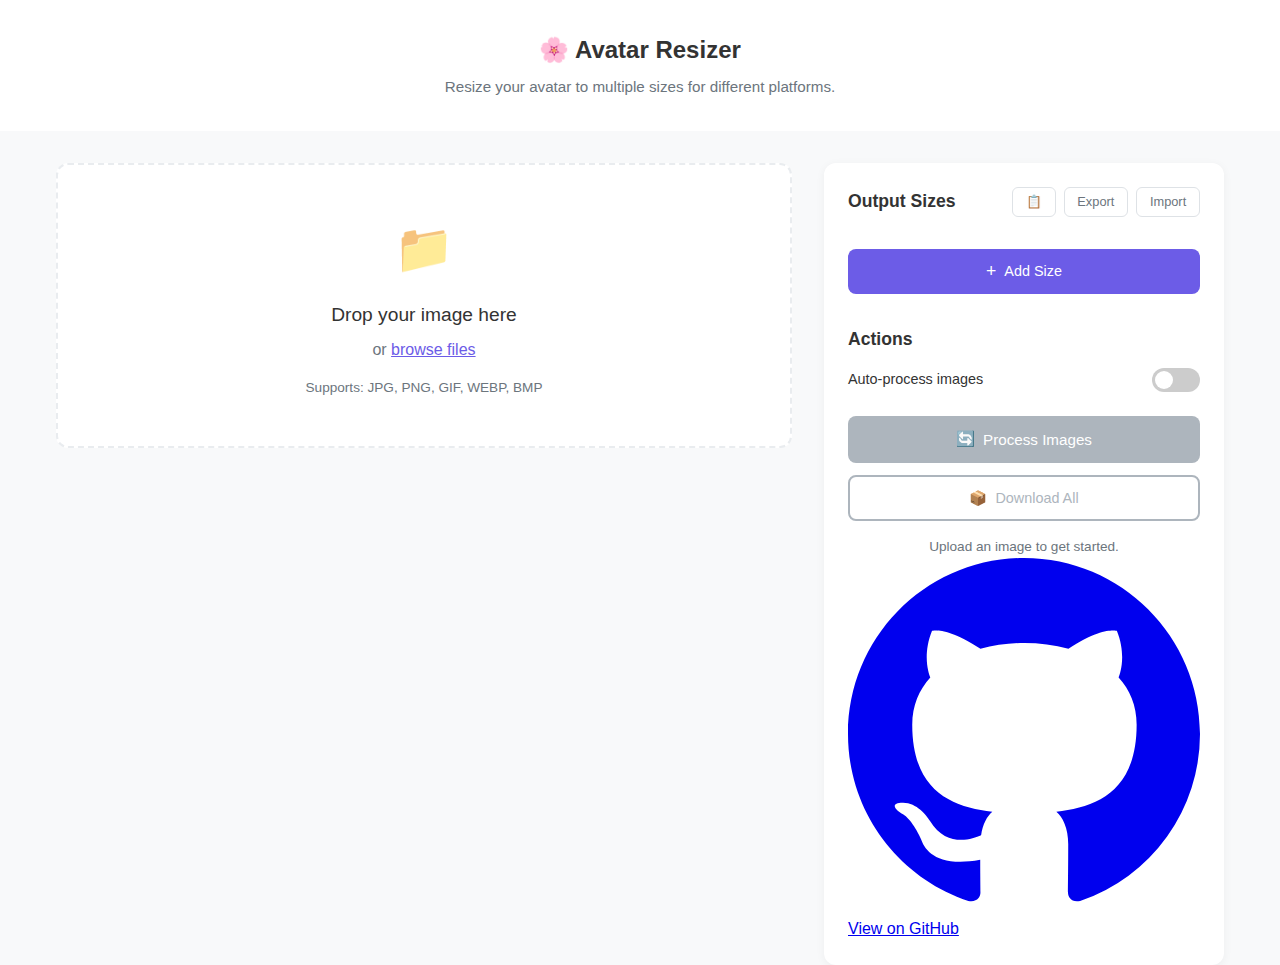
<file: index.html>
<!DOCTYPE html>
<html lang="en">
  <head>
    <meta charset="UTF-8" />
    <meta name="viewport" content="width=device-width, initial-scale=1.0" />
    <title>Avatar Resizer - Bulk Image Resizing</title>

    <link rel="stylesheet" href="js/lib/photoswipe/photoswipe.css" />
    <link rel="stylesheet" href="css/styles.css" />
  </head>
  <body>
    <div class="app-container">
      <!-- Header -->
      <header class="header">
        <div class="logo">🌸 Avatar Resizer</div>
        <p class="subtitle">
          Resize your avatar to multiple sizes for different platforms.
        </p>
      </header>

      <!-- Main Content -->
      <div class="main-content">
        <!-- Left Column - Upload Area and Original Image -->
        <div class="left-column">
          <!-- Upload Area -->
          <div class="upload-area" id="uploadArea">
            <div class="upload-content">
              <div class="upload-icon">📁</div>
              <div class="upload-text">Drop your image here</div>
              <div class="upload-subtext">
                or
                <button type="button" class="browse-btn" id="browseBtn">
                  browse files
                </button>
              </div>
              <div class="supported-formats">
                Supports: JPG, PNG, GIF, WEBP, BMP
              </div>
            </div>
            <input
              type="file"
              id="fileInput"
              accept="image/*"
              style="display: none"
            />
          </div>

          <!-- Original Image Preview -->
          <div
            class="original-image-section"
            id="originalImageSection"
            style="display: none"
          >
            <div class="section-header">
              <h3>Original Image</h3>
              <button
                type="button"
                class="change-image-btn"
                id="changeImageBtn"
              >
                Change Image
              </button>
            </div>
            <div class="image-preview-container">
              <img
                id="originalImage"
                class="original-image"
                alt="Original image"
              />
              <div class="image-info" id="originalImageInfo"></div>
            </div>
          </div>

          <!-- Success Message -->
          <div
            class="success-message"
            id="successMessage"
            style="display: none"
          >
            <span class="success-icon">✅</span>
            Successfully processed
            <span id="processedCount">0</span> images
          </div>
        </div>

        <!-- Right Column - Output Sizes and Actions -->
        <div class="right-column">
          <!-- Output Sizes Section -->
          <div class="output-sizes-section">
            <div class="section-header">
              <h3>Output Sizes</h3>
              <div class="config-buttons">
                <button
                  type="button"
                  class="config-btn"
                  id="compactViewToggle"
                  title="Toggle compact view"
                >
                  📋
                </button>
                <button type="button" class="config-btn" id="exportConfigBtn">
                  Export
                </button>
                <button type="button" class="config-btn" id="importConfigBtn">
                  Import
                </button>
                <input
                  type="file"
                  id="configFileInput"
                  accept=".json"
                  style="display: none"
                />
              </div>
            </div>

            <!-- Size List -->
            <div class="sizes-list" id="sizesList">
              <!-- Size items will be dynamically added here -->
            </div>

            <!-- Add Size Button -->
            <button type="button" class="add-size-btn" id="addSizeBtn">
              <span class="add-icon">+</span> Add Size
            </button>
          </div>

          <!-- Actions Section -->
          <div class="actions-section">
            <h3>Actions</h3>
            <div class="auto-process-toggle">
              <label class="toggle-label" for="autoProcessToggle">
                <span class="toggle-text">Auto-process images</span>
                <div class="toggle-switch">
                  <input
                    type="checkbox"
                    id="autoProcessToggle"
                    class="toggle-input"
                  />
                  <span class="toggle-slider"></span>
                </div>
              </label>
            </div>
            <button type="button" class="process-btn" id="processBtn" disabled>
              <span class="process-icon">🔄</span> Process Images
            </button>
            <button
              type="button"
              class="download-btn"
              id="downloadBtn"
              disabled
            >
              <span class="download-icon">📦</span> Download All
            </button>
            <div class="action-info" id="actionInfo">
              Upload an image to get started.
            </div>
            <div class="repo-link">
              <a
                href="https://github.com/YellowClone/avatar-resizer"
                target="_blank"
                rel="noopener noreferrer"
                aria-label="View Avatar Resizer on GitHub"
              >
                <svg class="repo-link-icon" viewBox="0 0 16 16" aria-hidden="true" focusable="false">
                  <path fill="currentColor" d="M8 0C3.58 0 0 3.58 0 8c0 3.54 2.29 6.53 5.47 7.59.4.07.55-.17.55-.38 0-.19-.01-.82-.01-1.49-2.01.37-2.53-.49-2.69-.94-.09-.23-.48-.94-.82-1.13-.28-.15-.68-.52-.01-.53.63-.01 1.08.58 1.23.82.72 1.21 1.87.87 2.33.66.07-.52.28-.87.51-1.07-1.78-.2-3.64-.89-3.64-3.95 0-.87.31-1.59.82-2.15-.08-.2-.36-1.02.08-2.12 0 0 .67-.21 2.2.82.64-.18 1.32-.27 2-.27.68 0 1.36.09 2 .27 1.53-1.04 2.2-.82 2.2-.82.44 1.1.16 1.92.08 2.12.51.56.82 1.27.82 2.15 0 3.07-1.87 3.75-3.65 3.95.29.25.54.73.54 1.48 0 1.07-.01 1.93-.01 2.2 0 .21.15.46.55.38A8.013 8.013 0 0 0 16 8c0-4.42-3.58-8-8-8Z"/>
                </svg>
                <span>View on GitHub</span>
              </a>
            </div>
          </div>
        </div>
      </div>

      <!-- Processed Images Section -->
      <div
        class="processed-images-section"
        id="processedImagesSection"
        style="display: none"
      >
        <div class="section-header">
          <h3>Processed Images</h3>
          <div class="processed-info" id="processedInfo"></div>
        </div>
        <div class="processed-images-grid" id="processedImagesGrid">
          <!-- Processed images will be dynamically added here -->
        </div>
      </div>

      <!-- Edit Size Modal -->
      <div class="modal-overlay" id="editSizeModal" style="display: none">
        <div class="modal">
          <div class="modal-header">
            <h3 id="modalTitle">Edit Size</h3>
            <button type="button" class="modal-close" id="modalCloseBtn">
              ×
            </button>
          </div>
          <div class="modal-body">
            <div class="form-section">
              <h4>Basic Settings</h4>

              <div class="form-group">
                <label for="sizeNameInput">Name</label>
                <input
                  type="text"
                  id="sizeNameInput"
                  class="form-input"
                  placeholder="Size name"
                />
              </div>

              <div class="form-row">
                <div class="form-group">
                  <label for="widthInput">Width (px)</label>
                  <input
                    type="number"
                    id="widthInput"
                    class="form-input"
                    min="1"
                    placeholder="600"
                  />
                </div>
                <div class="form-group">
                  <label for="heightInput">Height (px)</label>
                  <input
                    type="number"
                    id="heightInput"
                    class="form-input"
                    min="1"
                    placeholder="600"
                  />
                </div>
              </div>
            </div>

            <div class="form-section">
              <h4>Advanced Options</h4>

              <div class="form-group">
                <label for="cropModeSelect">Crop Mode</label>
                <select id="cropModeSelect" class="form-select">
                  <option value="fit">Fit (maintain aspect ratio)</option>
                  <option value="fill">Fill (crop to exact size)</option>
                  <option value="stretch">Stretch (ignore aspect ratio)</option>
                </select>
              </div>

              <div class="form-group">
                <label for="qualitySelect">Resize Algorithm</label>
                <select id="qualitySelect" class="form-select">
                  <option value="3">High Quality (Bicubic - default)</option>
                  <option value="2">Medium Quality (Bilinear)</option>
                  <option value="1">Low Quality (Box)</option>
                  <option value="0">Fastest (Nearest)</option>
                </select>
                <div class="form-help">
                  Controls how the image is scaled. High quality produces
                  smoother results but is slower.
                </div>
              </div>

              <div class="form-group">
                <label for="formatSelect">Output Format</label>
                <select id="formatSelect" class="form-select">
                  <option value="png">PNG (best quality)</option>
                  <option value="jpeg">JPEG (smaller size)</option>
                  <option value="webp">WebP (modern format)</option>
                  <option value="gif">GIF (animated/legacy)</option>
                  <option value="ico">ICO (icon format)</option>
                </select>
              </div>

              <!-- Format-specific settings -->
              <div class="format-specific-settings">
                <!-- JPEG Quality -->
                <div
                  class="form-group format-setting jpeg-setting"
                  style="display: none"
                >
                  <label for="jpegQualityInput">JPEG Quality</label>
                  <div class="quality-slider-container">
                    <input
                      type="range"
                      id="jpegQualityInput"
                      class="quality-slider"
                      min="10"
                      max="100"
                      value="85"
                      step="5"
                    />
                    <span class="quality-value" id="jpegQualityValue">85%</span>
                  </div>
                  <div class="form-help">
                    Higher values produce better quality but larger file sizes
                  </div>
                </div>

                <!-- WebP Quality -->
                <div
                  class="form-group format-setting webp-setting"
                  style="display: none"
                >
                  <label for="webpQualityInput">WebP Quality</label>
                  <div class="quality-slider-container">
                    <input
                      type="range"
                      id="webpQualityInput"
                      class="quality-slider"
                      min="10"
                      max="100"
                      value="80"
                      step="5"
                    />
                    <span class="quality-value" id="webpQualityValue">80%</span>
                  </div>
                  <div class="form-help">
                    WebP typically produces smaller files than JPEG at similar
                    quality
                  </div>
                </div>

                <!-- PNG Compression -->
                <div
                  class="form-group format-setting png-setting"
                  style="display: none"
                >
                  <label for="pngCompressionInput">PNG Compression Level</label>
                  <div class="quality-slider-container">
                    <input
                      type="range"
                      id="pngCompressionInput"
                      class="quality-slider"
                      min="0"
                      max="9"
                      value="6"
                      step="1"
                    />
                    <span class="quality-value" id="pngCompressionValue"
                      >6</span
                    >
                  </div>
                  <div class="form-help">
                    Higher values produce smaller files but take longer to
                    process (0=fastest, 9=smallest)
                  </div>
                </div>

                <!-- GIF Color Reduction -->
                <div
                  class="form-group format-setting gif-setting"
                  style="display: none"
                >
                  <label for="gifColorsInput">Color Palette Size</label>
                  <div class="quality-slider-container">
                    <input
                      type="range"
                      id="gifColorsInput"
                      class="quality-slider"
                      min="2"
                      max="256"
                      value="256"
                      step="1"
                    />
                    <span class="quality-value" id="gifColorsValue">256</span>
                  </div>
                  <div class="form-help">
                    Number of colors in the GIF palette (2-256). Lower values
                    reduce file size but may affect quality
                  </div>
                </div>

                <!-- ICO Note -->
                <div
                  class="form-group format-setting ico-setting"
                  style="display: none"
                >
                  <div class="form-help">
                    ICO format is optimized for small icon sizes. Best results
                    with sizes 16x16, 32x32, 48x48, or 64x64 pixels.
                  </div>
                </div>
              </div>

              <div class="form-group">
                <label for="shapeSelect">Shape</label>
                <select id="shapeSelect" class="form-select">
                  <option value="rectangle">Rectangle</option>
                  <option value="circle">Circle</option>
                  <option value="rounded">Rounded Rectangle</option>
                </select>
              </div>

              <div class="form-group">
                <label for="backgroundColorInput">Background Color</label>
                <input
                  type="color"
                  id="backgroundColorInput"
                  class="form-color"
                  value="#ffffff"
                />
                <div class="form-help">
                  Used as background color when transparency is disabled
                </div>
              </div>

              <div
                class="form-group shape-transparency-setting"
                style="display: none"
              >
                <label class="transparency-toggle-label">
                  <span class="transparency-text">Transparent Background</span>
                  <div class="toggle-switch">
                    <input
                      type="checkbox"
                      id="transparentBackgroundToggle"
                      class="toggle-input"
                    />
                    <span class="toggle-slider"></span>
                  </div>
                </label>
                <div class="form-help">
                  Makes the background transparent instead of using the
                  background color
                </div>
              </div>

              <div class="form-group">
                <label for="filenamePatternInput">Filename Pattern</label>
                <input
                  type="text"
                  id="filenamePatternInput"
                  class="form-input"
                  placeholder="{original_name}_{width}x{height}.{format_ext}"
                />
                <div class="form-help">
                  Available variables: {original_name}, {original_ext},
                  {original_width}, {original_height}, {name}, {width},
                  {height}, {format_ext}, {crop_mode}, {shape}, {quality_text},
                  {date}, {time}, {timestamp}
                </div>
              </div>
            </div>
          </div>
          <div class="modal-footer">
            <button type="button" class="btn-secondary" id="modalCancelBtn">
              Cancel
            </button>
            <button type="button" class="btn-primary" id="modalSaveBtn">
              Save Size
            </button>
          </div>
        </div>
      </div>
    </div>

    <!-- Scripts -->
    <script src="js/lib/pica/pica.min.js"></script>
    <script src="js/lib/jszip/jszip.min.js"></script>
    <script src="js/lib/photoswipe/photoswipe.umd.min.js"></script>
    <script src="js/lib/photoswipe/photoswipe-lightbox.umd.min.js"></script>
    <script src="js/app.js"></script>
  </body>
</html>
</file>
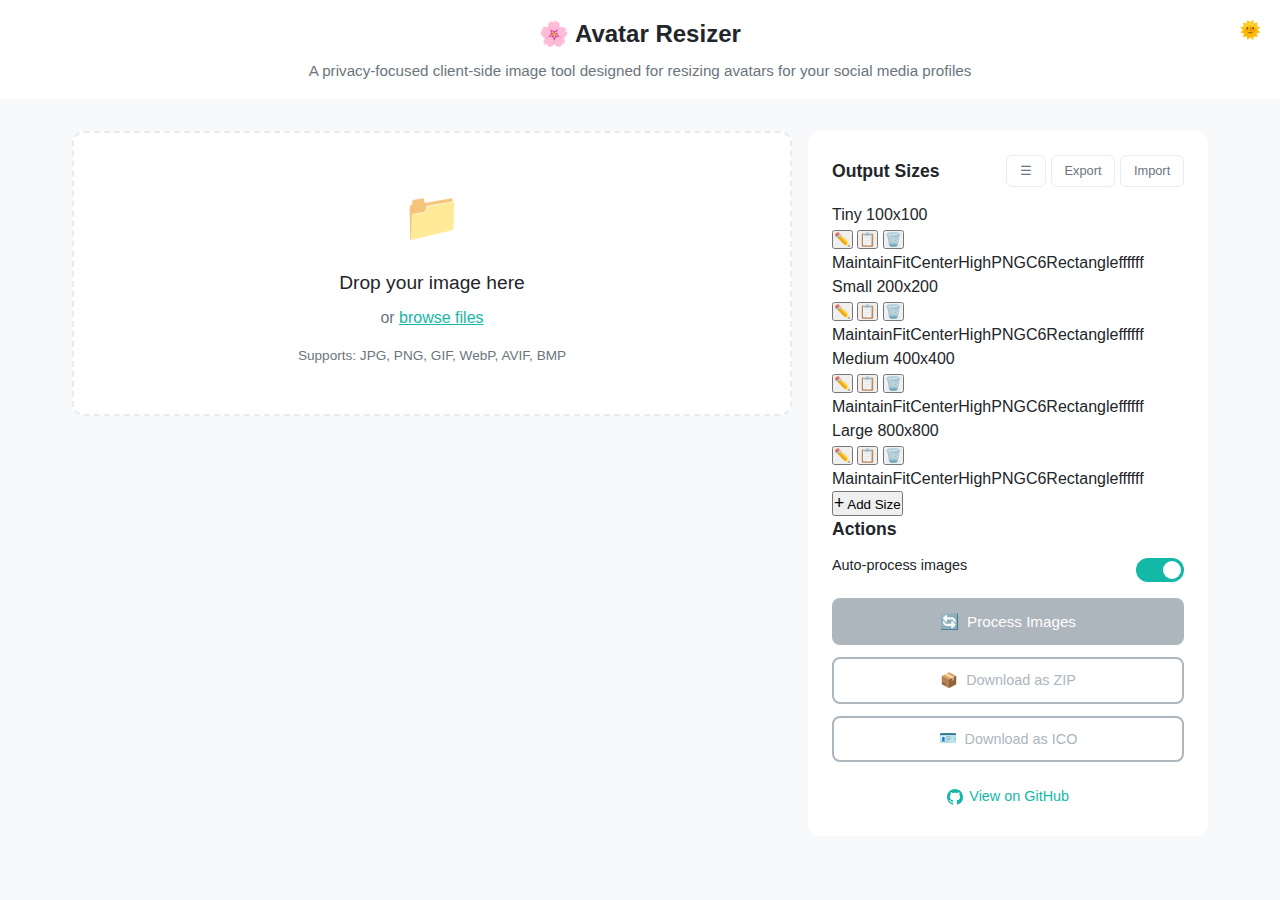
<file: src/index.html>
<!DOCTYPE html>
<html lang="en">
  <head>
    <meta charset="UTF-8" />
    <meta name="viewport" content="width=device-width, initial-scale=1.0" />
    <title>Avatar Resizer - Bulk Image Resizing</title>

    <!-- SEO Meta Tags -->
    <meta
      name="description"
      content="Resize your avatar to multiple sizes for social media profiles. Privacy-focused client-side image resizing with PNG, JPEG, WebP support. Works offline, no uploads required."
    />
    <meta
      name="keywords"
      content="avatar resizer, image resize, bulk resize, PNG, JPEG, WebP, image processing, profile picture, avatar, social media"
    />
    <meta name="author" content="YellowClone" />
    <meta name="robots" content="index, follow" />
    <link rel="canonical" href="https://yellowclone.github.io/avatar-resizer/" />

    <!-- Open Graph Tags -->
    <meta property="og:type" content="website" />
    <meta property="og:url" content="https://yellowclone.github.io/avatar-resizer/" />
    <meta property="og:title" content="Avatar Resizer - Bulk Image Resizing" />
    <meta property="og:site_name" content="Avatar Resizer" />
    <meta
      property="og:description"
      content="Resize your avatar to multiple sizes for social media profiles. Privacy-focused client-side image resizing with PNG, JPEG, WebP support. Works offline, no uploads required."
    />
    <meta property="og:image" content="https://yellowclone.github.io/avatar-resizer/assets/cover-image.jpg" />

    <!-- Twitter Card Tags -->
    <meta property="twitter:card" content="summary_large_image" />
    <meta property="twitter:url" content="https://yellowclone.github.io/avatar-resizer/" />
    <meta property="twitter:title" content="Avatar Resizer - Bulk Image Resizing" />
    <meta
      property="twitter:description"
      content="Resize your avatar to multiple sizes for social media profiles. Privacy-focused client-side image resizing with PNG, JPEG, WebP support. Works offline, no uploads required."
    />
    <meta property="twitter:image" content="https://yellowclone.github.io/avatar-resizer/assets/cover-image.jpg" />

    <link rel="stylesheet" href="js/lib/photoswipe/photoswipe.css" />
    <link rel="stylesheet" href="css/styles.css" />
  </head>
  <body>
    <div class="app-container">
      <header class="header">
        <div class="logo">🌸 Avatar Resizer</div>
        <p class="subtitle">
          A privacy-focused client-side image tool designed for resizing avatars for your social media profiles
        </p>
      </header>

      <button class="theme-toggle" id="theme-toggle">
        <span class="theme-toggle-icon" id="theme-toggle-icon">🌞</span>
      </button>

      <div class="main-content">
        <div class="left-column">
          <div class="upload-area-section" id="upload-area-section">
            <div class="upload-area-content">
              <div class="upload-icon">📁</div>
              <div class="upload-text">Drop your image here</div>
              <div class="upload-subtext">
                or
                <button type="button" class="browse-btn">browse files</button>
                <input type="file" id="file-input" accept="image/*" multiple style="display: none" />
              </div>
              <div class="supported-formats">Supports: JPG, PNG, GIF, WebP, AVIF, BMP</div>
            </div>
          </div>

          <div class="image-preview-section" id="image-preview-section" style="display: none">
            <div class="image-preview-header section-header">
              <h3>Image Preview</h3>
              <button type="button" class="add-image-btn" id="add-image-btn">Add Image</button>
            </div>
            <div class="image-preview-content">
              <img id="image-preview" class="image-preview" alt="Image preview" />
              <div class="image-preview-info" id="image-preview-info"></div>
            </div>
          </div>

          <div class="image-gallery-section" id="image-gallery-section" style="display: none">
            <div class="image-gallery-content" id="image-gallery-content"></div>
          </div>
        </div>

        <div class="right-column">
          <div class="output-sizes-section">
            <div class="section-header">
              <h3>Output Sizes</h3>
              <div class="config-buttons">
                <button type="button" class="config-btn" id="compact-view-toggle" title="Toggle compact view">☰</button>
                <button type="button" class="config-btn" id="export-config-btn">Export</button>
                <button type="button" class="config-btn" id="import-config-btn">Import</button>
                <input type="file" id="config-file-input" accept=".json" style="display: none" />
              </div>
            </div>
            <div class="sizes-list" id="sizes-list"></div>
            <button type="button" class="add-size-btn" id="add-size-btn">
              <span class="add-icon">+</span> Add Size
            </button>
          </div>

          <div class="actions-section">
            <h3>Actions</h3>
            <div class="auto-process-toggle">
              <label class="toggle-label" for="auto-process-toggle">
                <span class="toggle-text">Auto-process images</span>
                <div class="toggle-switch">
                  <input type="checkbox" id="auto-process-toggle" class="toggle-input" checked />
                  <span class="toggle-slider"></span>
                </div>
              </label>
            </div>
            <button type="button" class="process-btn" id="process-btn" disabled>
              <span class="process-icon">🔄</span>
              <span class="process-text">Process Images</span>
            </button>
            <button type="button" class="download-btn" id="download-zip-btn" disabled>
              <span class="download-icon">📦</span> Download as ZIP
            </button>
            <button type="button" class="download-btn" id="download-ico-btn" disabled>
              <span class="download-icon">🪪</span> Download as ICO
            </button>
            <div class="repo-link">
              <a
                href="https://github.com/YellowClone/avatar-resizer"
                target="_blank"
                rel="noopener noreferrer"
                aria-label="View Avatar Resizer on GitHub"
              >
                <svg class="repo-link-icon" viewBox="0 0 16 16" aria-hidden="true" focusable="false">
                  <path
                    fill="currentColor"
                    d="M8 0C3.58 0 0 3.58 0 8c0 3.54 2.29 6.53 5.47 7.59.4.07.55-.17.55-.38 0-.19-.01-.82-.01-1.49-2.01.37-2.53-.49-2.69-.94-.09-.23-.48-.94-.82-1.13-.28-.15-.68-.52-.01-.53.63-.01 1.08.58 1.23.82.72 1.21 1.87.87 2.33.66.07-.52.28-.87.51-1.07-1.78-.2-3.64-.89-3.64-3.95 0-.87.31-1.59.82-2.15-.08-.2-.36-1.02.08-2.12 0 0 .67-.21 2.2.82.64-.18 1.32-.27 2-.27.68 0 1.36.09 2 .27 1.53-1.04 2.2-.82 2.2-.82.44 1.1.16 1.92.08 2.12.51.56.82 1.27.82 2.15 0 3.07-1.87 3.75-3.65 3.95.29.25.54.73.54 1.48 0 1.07-.01 1.93-.01 2.2 0 .21.15.46.55.38A8.013 8.013 0 0 0 16 8c0-4.42-3.58-8-8-8Z"
                  />
                </svg>
                <span>View on GitHub</span>
              </a>
            </div>
          </div>
        </div>
      </div>

      <div class="processed-images-section" id="processed-images-section" style="display: none">
        <div class="section-header">
          <h3>Processed Images</h3>
          <div class="processed-info" id="processed-info"></div>
        </div>
        <div class="processed-images-grid" id="processed-images-grid"></div>
      </div>

      <div class="modal-overlay" id="edit-size-modal" style="display: none">
        <div class="modal">
          <div class="modal-header">
            <h3 id="modal-title">Edit Size</h3>
            <button type="button" class="modal-close" id="modal-close-btn">×</button>
          </div>
          <div class="modal-body">
            <div class="form-section">
              <h4>Basic Settings</h4>

              <div class="form-group">
                <label for="size-name-input">Name</label>
                <input type="text" id="size-name-input" class="form-input" placeholder="Size name" />
              </div>

              <div class="form-row">
                <div class="form-group">
                  <label for="width-input">Width (px)</label>
                  <input type="number" id="width-input" class="form-input" min="1" placeholder="600" />
                </div>
                <div class="form-group">
                  <label for="height-input">Height (px)</label>
                  <input type="number" id="height-input" class="form-input" min="1" placeholder="600" />
                </div>
              </div>

              <div class="form-group">
                <label class="transparency-toggle-label">
                  <span class="transparency-text">Maintain aspect ratio</span>
                  <div class="toggle-switch">
                    <input type="checkbox" id="maintain-aspect-ratio-toggle" class="toggle-input" checked />
                    <span class="toggle-slider"></span>
                  </div>
                </label>
                <div class="form-help">
                  When enabled, changing one dimension will automatically adjust the other to maintain proportions
                </div>
              </div>
            </div>

            <div class="form-section">
              <h4>Advanced Options</h4>

              <div class="form-group">
                <label for="crop-mode-select">Crop Mode</label>
                <select id="crop-mode-select" class="form-select">
                  <option value="fit">Fit (maintain aspect ratio)</option>
                  <option value="fill">Fill (crop to exact size)</option>
                  <option value="stretch">Stretch (ignore aspect ratio)</option>
                </select>
              </div>

              <div class="form-group" style="display: none">
                <label for="centering-preset-select">Centering</label>
                <select id="centering-preset-select" class="form-select">
                  <option value="center">Center</option>
                  <option value="top-left">Top-Left</option>
                  <option value="top-center">Top-Center</option>
                  <option value="top-right">Top-Right</option>
                  <option value="center-left">Center-Left</option>
                  <option value="center-right">Center-Right</option>
                  <option value="bottom-left">Bottom-Left</option>
                  <option value="bottom-center">Bottom-Center</option>
                  <option value="bottom-right">Bottom-Right</option>
                  <option value="custom">Custom</option>
                </select>
              </div>

              <div class="form-row" id="custom-centering-row" style="display: none">
                <div class="form-group">
                  <label for="horizontal-offset-input">Horizontal Offset (%)</label>
                  <div class="quality-slider-container">
                    <input
                      type="range"
                      id="horizontal-offset-input"
                      class="quality-slider"
                      min="0"
                      max="100"
                      value="50"
                      step="1"
                    />
                    <span class="quality-value" id="horizontal-offset-value">50%</span>
                  </div>
                  <div class="form-help">0 = left, 50 = center, 100 = right</div>
                </div>
                <div class="form-group">
                  <label for="vertical-offset-input">Vertical Offset (%)</label>
                  <div class="quality-slider-container">
                    <input
                      type="range"
                      id="vertical-offset-input"
                      class="quality-slider"
                      min="0"
                      max="100"
                      value="50"
                      step="1"
                    />
                    <span class="quality-value" id="vertical-offset-value">50%</span>
                  </div>
                  <div class="form-help">0 = top, 50 = center, 100 = bottom</div>
                </div>
              </div>

              <div class="form-group">
                <label for="quality-select">Resize Algorithm</label>
                <select id="quality-select" class="form-select">
                  <option value="3">High Quality (Bicubic)</option>
                  <option value="2">Medium Quality (Bilinear)</option>
                  <option value="1">Low Quality (Box)</option>
                  <option value="0">Fastest (Nearest)</option>
                </select>
                <div class="form-help">
                  Controls how the image is scaled. High quality produces smoother results but is slower.
                </div>
              </div>

              <div class="form-group">
                <label for="format-select">Output Format</label>
                <select id="format-select" class="form-select">
                  <option value="png">PNG (best quality)</option>
                  <option value="jpeg">JPEG (smaller size)</option>
                  <option value="webp">WebP (modern format)</option>
                  <option value="ico">ICO (icon format)</option>
                </select>
              </div>

              <div class="format-specific-settings">
                <div class="form-group format-setting jpeg-setting" style="display: none">
                  <label for="jpeg-quality-input">JPEG Quality</label>
                  <div class="quality-slider-container">
                    <input
                      type="range"
                      id="jpeg-quality-input"
                      class="quality-slider"
                      min="10"
                      max="100"
                      value="90"
                      step="1"
                    />
                    <span class="quality-value" id="jpeg-quality-value">90%</span>
                  </div>
                  <div class="form-help">Higher values produce better quality but larger file sizes</div>
                </div>

                <div class="form-group format-setting webp-setting" style="display: none">
                  <label for="webp-quality-input">WebP Quality</label>
                  <div class="quality-slider-container">
                    <input
                      type="range"
                      id="webp-quality-input"
                      class="quality-slider"
                      min="10"
                      max="100"
                      value="90"
                      step="1"
                    />
                    <span class="quality-value" id="webp-quality-value">90%</span>
                  </div>
                  <div class="form-help">WebP typically produces smaller files than JPEG at similar quality</div>
                </div>

                <div class="form-group format-setting ico-setting" style="display: none">
                  <div class="form-help">
                    ICO format is optimized for small icon sizes. Best results with sizes 16x16, 32x32, 48x48, or 64x64
                    pixels.
                  </div>
                </div>
              </div>

              <div class="form-group">
                <label for="shape-select">Shape</label>
                <select id="shape-select" class="form-select">
                  <option value="rectangle">Rectangle</option>
                  <option value="circle">Circle</option>
                  <option value="rounded">Rounded Rectangle</option>
                </select>
              </div>

              <div class="form-group" id="corner-radius-group" style="display: none">
                <label for="corner-radius-input">Corner Radius (px)</label>
                <input type="number" id="corner-radius-input" class="form-input" min="1" max="100" value="10" />
                <div class="form-help">Radius for rounded rectangle corners</div>
              </div>

              <div class="form-group">
                <label for="background-color-input">Background Color</label>
                <input type="color" id="background-color-input" class="form-color" value="#ffffff" />
                <div class="form-help">
                  Used as background color for letterboxing in Fit mode, shaped outputs, and when transparency is
                  disabled
                </div>
              </div>

              <div class="form-group transparency-setting" style="display: none">
                <label class="transparency-toggle-label">
                  <span class="transparency-text">Transparent Background</span>
                  <div class="toggle-switch">
                    <input type="checkbox" id="transparent-background-toggle" class="toggle-input" />
                    <span class="toggle-slider"></span>
                  </div>
                </label>
                <div class="form-help">
                  Makes the background transparent instead of using the background color. Useful for letterboxing in Fit
                  mode and shaped outputs.
                </div>
              </div>

              <div class="form-group">
                <label for="filename-pattern-input">Filename Pattern</label>
                <input
                  type="text"
                  id="filename-pattern-input"
                  class="form-input"
                  placeholder="{original_name}_{width}x{height}.{format_ext}"
                />
                <div class="form-help">
                  Available variables: {original_name}, {original_ext}, {original_format}, {original_width},
                  {original_height}, {name}, {width}, {height}, {crop_mode}, {centering}, {resize_quality}, {format},
                  {format_ext}, {format_quality}, {shape}, {background}, {date}, {time}, {timestamp}
                </div>
                <div class="form-help">
                  Formatting options: {timestamp:"YYYY-MM-DD HH:mm:ss"}, {string:upper}, {string:lower}, {number:4}
                  (e.g. 20 -> 0020)
                </div>
              </div>
            </div>
          </div>
          <div class="modal-footer">
            <button type="button" class="btn-secondary" id="modal-cancel-btn">Cancel</button>
            <button type="button" class="btn-primary" id="modal-save-btn">Save Size</button>
          </div>
        </div>
      </div>
    </div>

    <template id="image-gallery-item-tpl">
      <div class="image-gallery-item">
        <img class="image-gallery-img" src="" alt="" />
        <div class="image-gallery-info">
          <div class="image-gallery-name"></div>
          <div class="image-gallery-details">
            <div class="image-gallery-dimensions"></div>
            <div class="image-gallery-size"></div>
            <div class="image-gallery-format"></div>
          </div>
        </div>
        <button type="button" class="image-gallery-close" title="Remove image">×</button>
      </div>
    </template>

    <template id="processed-image-tpl">
      <div class="processed-image-item">
        <a href="#" class="processed-image-link">
          <img class="processed-image" src="" alt="" />
        </a>
        <div class="processed-image-preview-info">
          <div class="processed-image-name"></div>
          <div class="processed-image-details">
            <div class="processed-image-dimensions"></div>
            <div class="processed-image-size"></div>
            <div class="processed-image-format"></div>
          </div>
        </div>
        <button type="button" class="processed-image-download" title="Download">
          <span>📥</span>
          <span>Download</span>
        </button>
      </div>
    </template>

    <template id="image-info-tpl">
      <div class="image-dimensions"></div>
      <div class="image-size"></div>
      <div class="image-format"></div>
    </template>

    <template id="size-item-tpl">
      <div class="size-item">
        <div class="size-header">
          <div class="size-info">
            <span class="size-name"></span>
            <span class="size-dimensions"></span>
          </div>
          <div class="size-actions">
            <button type="button" class="size-action-btn edit-btn" title="Edit">✏️</button>
            <button type="button" class="size-action-btn duplicate-btn" title="Duplicate">📋</button>
            <button type="button" class="size-action-btn delete-btn" title="Delete">🗑️</button>
          </div>
        </div>
        <div class="size-tags"></div>
      </div>
    </template>

    <template id="size-tag-tpl">
      <span class="size-tag"></span>
    </template>

    <template id="message-tpl">
      <div class="app-message"></div>
    </template>

    <script src="js/lib/dayjs/dayjs.min.js"></script>
    <script src="js/lib/pica/pica.min.js"></script>
    <script src="js/lib/jszip/jszip.min.js"></script>
    <script src="js/lib/photoswipe/photoswipe.umd.min.js"></script>
    <script src="js/lib/photoswipe/photoswipe-lightbox.umd.min.js"></script>
    <script src="js/app.js"></script>
  </body>
</html>
</file>
<file: js/lib/photoswipe/photoswipe.css>
/*! PhotoSwipe main CSS by Dmytro Semenov | photoswipe.com */

.pswp {
  --pswp-bg: #000;
  --pswp-placeholder-bg: #222;
  

  --pswp-root-z-index: 100000;
  
  --pswp-preloader-color: rgba(79, 79, 79, 0.4);
  --pswp-preloader-color-secondary: rgba(255, 255, 255, 0.9);
  
  /* defined via js:
  --pswp-transition-duration: 333ms; */
  
  --pswp-icon-color: #fff;
  --pswp-icon-color-secondary: #4f4f4f;
  --pswp-icon-stroke-color: #4f4f4f;
  --pswp-icon-stroke-width: 2px;

  --pswp-error-text-color: var(--pswp-icon-color);
}


/*
	Styles for basic PhotoSwipe (pswp) functionality (sliding area, open/close transitions)
*/

.pswp {
	position: fixed;
	top: 0;
	left: 0;
	width: 100%;
	height: 100%;
	z-index: var(--pswp-root-z-index);
	display: none;
	touch-action: none;
	outline: 0;
	opacity: 0.003;
	contain: layout style size;
	-webkit-tap-highlight-color: rgba(0, 0, 0, 0);
}

/* Prevents focus outline on the root element,
  (it may be focused initially) */
.pswp:focus {
  outline: 0;
}

.pswp * {
  box-sizing: border-box;
}

.pswp img {
  max-width: none;
}

.pswp--open {
	display: block;
}

.pswp,
.pswp__bg {
	transform: translateZ(0);
	will-change: opacity;
}

.pswp__bg {
  opacity: 0.005;
	background: var(--pswp-bg);
}

.pswp,
.pswp__scroll-wrap {
	overflow: hidden;
}

.pswp__scroll-wrap,
.pswp__bg,
.pswp__container,
.pswp__item,
.pswp__content,
.pswp__img,
.pswp__zoom-wrap {
	position: absolute;
	top: 0;
	left: 0;
	width: 100%;
	height: 100%;
}

.pswp__img,
.pswp__zoom-wrap {
	width: auto;
	height: auto;
}

.pswp--click-to-zoom.pswp--zoom-allowed .pswp__img {
	cursor: -webkit-zoom-in;
	cursor: -moz-zoom-in;
	cursor: zoom-in;
}

.pswp--click-to-zoom.pswp--zoomed-in .pswp__img {
	cursor: move;
	cursor: -webkit-grab;
	cursor: -moz-grab;
	cursor: grab;
}

.pswp--click-to-zoom.pswp--zoomed-in .pswp__img:active {
  cursor: -webkit-grabbing;
  cursor: -moz-grabbing;
  cursor: grabbing;
}

/* :active to override grabbing cursor */
.pswp--no-mouse-drag.pswp--zoomed-in .pswp__img,
.pswp--no-mouse-drag.pswp--zoomed-in .pswp__img:active,
.pswp__img {
	cursor: -webkit-zoom-out;
	cursor: -moz-zoom-out;
	cursor: zoom-out;
}


/* Prevent selection and tap highlights */
.pswp__container,
.pswp__img,
.pswp__button,
.pswp__counter {
	-webkit-user-select: none;
	-moz-user-select: none;
	-ms-user-select: none;
	user-select: none;
}

.pswp__item {
	/* z-index for fade transition */
	z-index: 1;
	overflow: hidden;
}

.pswp__hidden {
	display: none !important;
}

/* Allow to click through pswp__content element, but not its children */
.pswp__content {
  pointer-events: none;
}
.pswp__content > * {
  pointer-events: auto;
}


/*

  PhotoSwipe UI

*/

/*
	Error message appears when image is not loaded
	(JS option errorMsg controls markup)
*/
.pswp__error-msg-container {
  display: grid;
}
.pswp__error-msg {
	margin: auto;
	font-size: 1em;
	line-height: 1;
	color: var(--pswp-error-text-color);
}

/*
class pswp__hide-on-close is applied to elements that
should hide (for example fade out) when PhotoSwipe is closed
and show (for example fade in) when PhotoSwipe is opened
 */
.pswp .pswp__hide-on-close {
	opacity: 0.005;
	will-change: opacity;
	transition: opacity var(--pswp-transition-duration) cubic-bezier(0.4, 0, 0.22, 1);
	z-index: 10; /* always overlap slide content */
	pointer-events: none; /* hidden elements should not be clickable */
}

/* class pswp--ui-visible is added when opening or closing transition starts */
.pswp--ui-visible .pswp__hide-on-close {
	opacity: 1;
	pointer-events: auto;
}

/* <button> styles, including css reset */
.pswp__button {
	position: relative;
	display: block;
	width: 50px;
	height: 60px;
	padding: 0;
	margin: 0;
	overflow: hidden;
	cursor: pointer;
	background: none;
	border: 0;
	box-shadow: none;
	opacity: 0.85;
	-webkit-appearance: none;
	-webkit-touch-callout: none;
}

.pswp__button:hover,
.pswp__button:active,
.pswp__button:focus {
  transition: none;
  padding: 0;
  background: none;
  border: 0;
  box-shadow: none;
  opacity: 1;
}

.pswp__button:disabled {
  opacity: 0.3;
  cursor: auto;
}

.pswp__icn {
  fill: var(--pswp-icon-color);
  color: var(--pswp-icon-color-secondary);
}

.pswp__icn {
  position: absolute;
  top: 14px;
  left: 9px;
  width: 32px;
  height: 32px;
  overflow: hidden;
  pointer-events: none;
}

.pswp__icn-shadow {
  stroke: var(--pswp-icon-stroke-color);
  stroke-width: var(--pswp-icon-stroke-width);
  fill: none;
}

.pswp__icn:focus {
	outline: 0;
}

/*
	div element that matches size of large image,
	large image loads on top of it,
	used when msrc is not provided
*/
div.pswp__img--placeholder,
.pswp__img--with-bg {
	background: var(--pswp-placeholder-bg);
}

.pswp__top-bar {
	position: absolute;
	left: 0;
	top: 0;
	width: 100%;
	height: 60px;
	display: flex;
  flex-direction: row;
  justify-content: flex-end;
	z-index: 10;

	/* allow events to pass through top bar itself */
	pointer-events: none !important;
}
.pswp__top-bar > * {
  pointer-events: auto;
  /* this makes transition significantly more smooth,
     even though inner elements are not animated */
  will-change: opacity;
}


/*

  Close button

*/
.pswp__button--close {
  margin-right: 6px;
}


/*

  Arrow buttons

*/
.pswp__button--arrow {
  position: absolute;
  top: 0;
  width: 75px;
  height: 100px;
  top: 50%;
  margin-top: -50px;
}

.pswp__button--arrow:disabled {
  display: none;
  cursor: default;
}

.pswp__button--arrow .pswp__icn {
  top: 50%;
  margin-top: -30px;
  width: 60px;
  height: 60px;
  background: none;
  border-radius: 0;
}

.pswp--one-slide .pswp__button--arrow {
  display: none;
}

/* hide arrows on touch screens */
.pswp--touch .pswp__button--arrow {
  visibility: hidden;
}

/* show arrows only after mouse was used */
.pswp--has_mouse .pswp__button--arrow {
  visibility: visible;
}

.pswp__button--arrow--prev {
  right: auto;
  left: 0px;
}

.pswp__button--arrow--next {
  right: 0px;
}
.pswp__button--arrow--next .pswp__icn {
  left: auto;
  right: 14px;
  /* flip horizontally */
  transform: scale(-1, 1);
}

/*

  Zoom button

*/
.pswp__button--zoom {
  display: none;
}

.pswp--zoom-allowed .pswp__button--zoom {
  display: block;
}

/* "+" => "-" */
.pswp--zoomed-in .pswp__zoom-icn-bar-v {
  display: none;
}


/*

  Loading indicator

*/
.pswp__preloader {
  position: relative;
  overflow: hidden;
  width: 50px;
  height: 60px;
  margin-right: auto;
}

.pswp__preloader .pswp__icn {
  opacity: 0;
  transition: opacity 0.2s linear;
  animation: pswp-clockwise 600ms linear infinite;
}

.pswp__preloader--active .pswp__icn {
  opacity: 0.85;
}

@keyframes pswp-clockwise {
  0% { transform: rotate(0deg); }
  100% { transform: rotate(360deg); }
}


/*

  "1 of 10" counter

*/
.pswp__counter {
  height: 30px;
  margin-top: 15px;
  margin-inline-start: 20px;
  font-size: 14px;
  line-height: 30px;
  color: var(--pswp-icon-color);
  text-shadow: 1px 1px 3px var(--pswp-icon-color-secondary);
  opacity: 0.85;
}

.pswp--one-slide .pswp__counter {
  display: none;
}
</file>
<file: src/js/lib/photoswipe/photoswipe.css>
/*! PhotoSwipe main CSS by Dmytro Semenov | photoswipe.com */

.pswp {
  --pswp-bg: #000;
  --pswp-placeholder-bg: #222;
  

  --pswp-root-z-index: 100000;
  
  --pswp-preloader-color: rgba(79, 79, 79, 0.4);
  --pswp-preloader-color-secondary: rgba(255, 255, 255, 0.9);
  
  /* defined via js:
  --pswp-transition-duration: 333ms; */
  
  --pswp-icon-color: #fff;
  --pswp-icon-color-secondary: #4f4f4f;
  --pswp-icon-stroke-color: #4f4f4f;
  --pswp-icon-stroke-width: 2px;

  --pswp-error-text-color: var(--pswp-icon-color);
}


/*
	Styles for basic PhotoSwipe (pswp) functionality (sliding area, open/close transitions)
*/

.pswp {
	position: fixed;
	top: 0;
	left: 0;
	width: 100%;
	height: 100%;
	z-index: var(--pswp-root-z-index);
	display: none;
	touch-action: none;
	outline: 0;
	opacity: 0.003;
	contain: layout style size;
	-webkit-tap-highlight-color: rgba(0, 0, 0, 0);
}

/* Prevents focus outline on the root element,
  (it may be focused initially) */
.pswp:focus {
  outline: 0;
}

.pswp * {
  box-sizing: border-box;
}

.pswp img {
  max-width: none;
}

.pswp--open {
	display: block;
}

.pswp,
.pswp__bg {
	transform: translateZ(0);
	will-change: opacity;
}

.pswp__bg {
  opacity: 0.005;
	background: var(--pswp-bg);
}

.pswp,
.pswp__scroll-wrap {
	overflow: hidden;
}

.pswp__scroll-wrap,
.pswp__bg,
.pswp__container,
.pswp__item,
.pswp__content,
.pswp__img,
.pswp__zoom-wrap {
	position: absolute;
	top: 0;
	left: 0;
	width: 100%;
	height: 100%;
}

.pswp__img,
.pswp__zoom-wrap {
	width: auto;
	height: auto;
}

.pswp--click-to-zoom.pswp--zoom-allowed .pswp__img {
	cursor: -webkit-zoom-in;
	cursor: -moz-zoom-in;
	cursor: zoom-in;
}

.pswp--click-to-zoom.pswp--zoomed-in .pswp__img {
	cursor: move;
	cursor: -webkit-grab;
	cursor: -moz-grab;
	cursor: grab;
}

.pswp--click-to-zoom.pswp--zoomed-in .pswp__img:active {
  cursor: -webkit-grabbing;
  cursor: -moz-grabbing;
  cursor: grabbing;
}

/* :active to override grabbing cursor */
.pswp--no-mouse-drag.pswp--zoomed-in .pswp__img,
.pswp--no-mouse-drag.pswp--zoomed-in .pswp__img:active,
.pswp__img {
	cursor: -webkit-zoom-out;
	cursor: -moz-zoom-out;
	cursor: zoom-out;
}


/* Prevent selection and tap highlights */
.pswp__container,
.pswp__img,
.pswp__button,
.pswp__counter {
	-webkit-user-select: none;
	-moz-user-select: none;
	-ms-user-select: none;
	user-select: none;
}

.pswp__item {
	/* z-index for fade transition */
	z-index: 1;
	overflow: hidden;
}

.pswp__hidden {
	display: none !important;
}

/* Allow to click through pswp__content element, but not its children */
.pswp__content {
  pointer-events: none;
}
.pswp__content > * {
  pointer-events: auto;
}


/*

  PhotoSwipe UI

*/

/*
	Error message appears when image is not loaded
	(JS option errorMsg controls markup)
*/
.pswp__error-msg-container {
  display: grid;
}
.pswp__error-msg {
	margin: auto;
	font-size: 1em;
	line-height: 1;
	color: var(--pswp-error-text-color);
}

/*
class pswp__hide-on-close is applied to elements that
should hide (for example fade out) when PhotoSwipe is closed
and show (for example fade in) when PhotoSwipe is opened
 */
.pswp .pswp__hide-on-close {
	opacity: 0.005;
	will-change: opacity;
	transition: opacity var(--pswp-transition-duration) cubic-bezier(0.4, 0, 0.22, 1);
	z-index: 10; /* always overlap slide content */
	pointer-events: none; /* hidden elements should not be clickable */
}

/* class pswp--ui-visible is added when opening or closing transition starts */
.pswp--ui-visible .pswp__hide-on-close {
	opacity: 1;
	pointer-events: auto;
}

/* <button> styles, including css reset */
.pswp__button {
	position: relative;
	display: block;
	width: 50px;
	height: 60px;
	padding: 0;
	margin: 0;
	overflow: hidden;
	cursor: pointer;
	background: none;
	border: 0;
	box-shadow: none;
	opacity: 0.85;
	-webkit-appearance: none;
	-webkit-touch-callout: none;
}

.pswp__button:hover,
.pswp__button:active,
.pswp__button:focus {
  transition: none;
  padding: 0;
  background: none;
  border: 0;
  box-shadow: none;
  opacity: 1;
}

.pswp__button:disabled {
  opacity: 0.3;
  cursor: auto;
}

.pswp__icn {
  fill: var(--pswp-icon-color);
  color: var(--pswp-icon-color-secondary);
}

.pswp__icn {
  position: absolute;
  top: 14px;
  left: 9px;
  width: 32px;
  height: 32px;
  overflow: hidden;
  pointer-events: none;
}

.pswp__icn-shadow {
  stroke: var(--pswp-icon-stroke-color);
  stroke-width: var(--pswp-icon-stroke-width);
  fill: none;
}

.pswp__icn:focus {
	outline: 0;
}

/*
	div element that matches size of large image,
	large image loads on top of it,
	used when msrc is not provided
*/
div.pswp__img--placeholder,
.pswp__img--with-bg {
	background: var(--pswp-placeholder-bg);
}

.pswp__top-bar {
	position: absolute;
	left: 0;
	top: 0;
	width: 100%;
	height: 60px;
	display: flex;
  flex-direction: row;
  justify-content: flex-end;
	z-index: 10;

	/* allow events to pass through top bar itself */
	pointer-events: none !important;
}
.pswp__top-bar > * {
  pointer-events: auto;
  /* this makes transition significantly more smooth,
     even though inner elements are not animated */
  will-change: opacity;
}


/*

  Close button

*/
.pswp__button--close {
  margin-right: 6px;
}


/*

  Arrow buttons

*/
.pswp__button--arrow {
  position: absolute;
  top: 0;
  width: 75px;
  height: 100px;
  top: 50%;
  margin-top: -50px;
}

.pswp__button--arrow:disabled {
  display: none;
  cursor: default;
}

.pswp__button--arrow .pswp__icn {
  top: 50%;
  margin-top: -30px;
  width: 60px;
  height: 60px;
  background: none;
  border-radius: 0;
}

.pswp--one-slide .pswp__button--arrow {
  display: none;
}

/* hide arrows on touch screens */
.pswp--touch .pswp__button--arrow {
  visibility: hidden;
}

/* show arrows only after mouse was used */
.pswp--has_mouse .pswp__button--arrow {
  visibility: visible;
}

.pswp__button--arrow--prev {
  right: auto;
  left: 0px;
}

.pswp__button--arrow--next {
  right: 0px;
}
.pswp__button--arrow--next .pswp__icn {
  left: auto;
  right: 14px;
  /* flip horizontally */
  transform: scale(-1, 1);
}

/*

  Zoom button

*/
.pswp__button--zoom {
  display: none;
}

.pswp--zoom-allowed .pswp__button--zoom {
  display: block;
}

/* "+" => "-" */
.pswp--zoomed-in .pswp__zoom-icn-bar-v {
  display: none;
}


/*

  Loading indicator

*/
.pswp__preloader {
  position: relative;
  overflow: hidden;
  width: 50px;
  height: 60px;
  margin-right: auto;
}

.pswp__preloader .pswp__icn {
  opacity: 0;
  transition: opacity 0.2s linear;
  animation: pswp-clockwise 600ms linear infinite;
}

.pswp__preloader--active .pswp__icn {
  opacity: 0.85;
}

@keyframes pswp-clockwise {
  0% { transform: rotate(0deg); }
  100% { transform: rotate(360deg); }
}


/*

  "1 of 10" counter

*/
.pswp__counter {
  height: 30px;
  margin-top: 15px;
  margin-inline-start: 20px;
  font-size: 14px;
  line-height: 30px;
  color: var(--pswp-icon-color);
  text-shadow: 1px 1px 3px var(--pswp-icon-color-secondary);
  opacity: 0.85;
}

.pswp--one-slide .pswp__counter {
  display: none;
}
</file>
<file: css/styles.css>
/* Reset and Base Styles */
* {
  margin: 0;
  padding: 0;
  box-sizing: border-box;
}

body {
  font-family: -apple-system, BlinkMacSystemFont, 'Segoe UI', Roboto, Oxygen,
    Ubuntu, Cantarell, sans-serif;
  background-color: #f8f9fa;
  color: #333;
  line-height: 1.5;
}

/* Header */
.header {
  text-align: center;
  padding: 2rem 0;
  background: white;
  margin-bottom: 2rem;
}

.logo {
  font-size: 1.5rem;
  font-weight: 600;
  color: #333;
  margin-bottom: 0.5rem;
}

.subtitle {
  color: #6c757d;
  font-size: 0.95rem;
}

/* Main Content Layout */
.main-content {
  display: grid;
  grid-template-columns: 1fr 400px;
  gap: 2rem;
  max-width: 1200px;
  margin: 0 auto;
  padding: 0 1rem;
}

.left-column {
  min-height: 500px;
}

.right-column {
  background: white;
  border-radius: 12px;
  padding: 1.5rem;
  height: fit-content;
  box-shadow: 0 2px 10px rgba(0, 0, 0, 0.05);
}

/* Upload Area */
.upload-area {
  background: white;
  border: 2px dashed #e9ecef;
  border-radius: 12px;
  padding: 3rem 2rem;
  text-align: center;
  cursor: pointer;
  transition: all 0.3s ease;
  margin-bottom: 2rem;
}

.upload-area:hover {
  border-color: #6c5ce7;
  background-color: #f8f9ff;
}

.upload-area.dragover {
  border-color: #6c5ce7;
  background-color: #f0f0ff;
  transform: scale(1.02);
}

.upload-icon {
  font-size: 3rem;
  margin-bottom: 1rem;
  opacity: 0.7;
}

.upload-text {
  font-size: 1.2rem;
  font-weight: 500;
  margin-bottom: 0.5rem;
  color: #333;
}

.upload-subtext {
  color: #6c757d;
  margin-bottom: 1rem;
}

.browse-btn {
  background: none;
  border: none;
  color: #6c5ce7;
  cursor: pointer;
  text-decoration: underline;
  font-size: inherit;
}

.browse-btn:hover {
  color: #5a4fcf;
}

.supported-formats {
  color: #6c757d;
  font-size: 0.85rem;
}

/* Original Image Section */
.original-image-section {
  background: white;
  border-radius: 12px;
  padding: 1.5rem;
  box-shadow: 0 2px 10px rgba(0, 0, 0, 0.05);
  margin-bottom: 2rem;
}

.section-header {
  display: flex;
  justify-content: space-between;
  align-items: center;
  margin-bottom: 1rem;
}

.section-header h3 {
  font-size: 1.1rem;
  font-weight: 600;
  color: #333;
}

.change-image-btn {
  background: none;
  border: 1px solid #dee2e6;
  padding: 0.4rem 0.8rem;
  border-radius: 6px;
  color: #6c5ce7;
  cursor: pointer;
  font-size: 0.85rem;
  transition: all 0.2s ease;
}

.change-image-btn:hover {
  background-color: #f8f9ff;
  border-color: #6c5ce7;
}

.image-preview-container {
  text-align: center;
}

.original-image {
  max-width: 100%;
  max-height: 300px;
  border-radius: 8px;
  box-shadow: 0 4px 12px rgba(0, 0, 0, 0.1);
  margin-bottom: 1rem;
}

.image-info {
  color: #6c757d;
  font-size: 0.9rem;
}

/* Success Message */
.success-message {
  background: #d4edda;
  color: #155724;
  padding: 1rem;
  border-radius: 8px;
  text-align: center;
  margin-bottom: 2rem;
  border: 1px solid #c3e6cb;
}

.success-icon {
  margin-right: 0.5rem;
}

/* Output Sizes Section */
.output-sizes-section {
  margin-bottom: 2rem;
}

.config-buttons {
  display: flex;
  gap: 0.5rem;
}

.config-btn {
  background: none;
  border: 1px solid #dee2e6;
  padding: 0.4rem 0.8rem;
  border-radius: 6px;
  color: #6c757d;
  cursor: pointer;
  font-size: 0.8rem;
  transition: all 0.2s ease;
}

.config-btn:hover {
  background-color: #f8f9fa;
  border-color: #adb5bd;
  color: #495057;
}

/* Size List */
.sizes-list {
  margin-bottom: 1rem;
  max-height: 300px;
  overflow-y: auto;
  padding-right: 0.5rem;
}

.size-item {
  background: #f8f9fa;
  border-radius: 8px;
  padding: 1rem;
  margin-bottom: 0.75rem;
  transition: all 0.2s ease;
  cursor: move;
}

.size-item:hover {
  background-color: #e9ecef;
}

.size-item.dragging {
  opacity: 0.5;
  transform: rotate(5deg);
}

.size-item.drag-over {
  border: 2px dashed #007bff;
  background-color: #e3f2fd;
}

.sizes-list.drag-active {
  background-color: #f0f8ff;
  border: 2px dashed #007bff;
  border-radius: 8px;
  padding: 0.5rem;
}

.size-header {
  display: flex;
  justify-content: space-between;
  align-items: center;
  margin-bottom: 0.5rem;
}

.size-info {
  display: flex;
  flex-direction: column;
}

.size-name {
  font-weight: 600;
  color: #333;
}

.size-dimensions {
  color: #6c757d;
  font-size: 0.9rem;
}

.size-actions {
  display: flex;
  gap: 0.5rem;
}

.size-action-btn {
  background: none;
  border: none;
  padding: 0.25rem;
  cursor: pointer;
  border-radius: 4px;
  transition: all 0.2s ease;
}

.size-action-btn:hover {
  background-color: rgba(0, 0, 0, 0.1);
}

.edit-btn {
  color: #6c5ce7;
}

.duplicate-btn {
  color: #28a745;
}

.delete-btn {
  color: #dc3545;
}

.size-tags {
  display: flex;
  gap: 0.5rem;
  flex-wrap: wrap;
}

.size-tag {
  background: white;
  border: 1px solid #dee2e6;
  padding: 0.15rem 0.4rem;
  border-radius: 4px;
  font-size: 0.75rem;
  color: #6c757d;
}

.add-size-btn {
  width: 100%;
  background: #6c5ce7;
  color: white;
  border: none;
  padding: 0.75rem;
  border-radius: 8px;
  cursor: pointer;
  font-size: 0.9rem;
  font-weight: 500;
  transition: all 0.2s ease;
  display: flex;
  align-items: center;
  justify-content: center;
  gap: 0.5rem;
}

.add-size-btn:hover {
  background-color: #5a4fcf;
  transform: translateY(-1px);
}

.add-icon {
  font-size: 1.1rem;
}

/* Compact View Styles */
.sizes-list.compact .size-item {
  padding: 0.5rem;
  margin-bottom: 0.5rem;
}

.sizes-list.compact .size-header {
  margin-bottom: 0;
  align-items: center;
}

.sizes-list.compact .size-info {
  flex-direction: row;
  align-items: center;
  gap: 0.5rem;
}

.sizes-list.compact .size-name {
  font-size: 0.9rem;
  margin-bottom: 0;
}

.sizes-list.compact .size-dimensions {
  font-size: 0.8rem;
  margin-left: 0;
}

.sizes-list.compact .size-tags {
  display: none;
}

.sizes-list.compact .size-actions {
  gap: 0.25rem;
}

.sizes-list.compact .size-action-btn {
  padding: 0.15rem;
  font-size: 0.8rem;
}

/* Actions Section */
.actions-section h3 {
  font-size: 1.1rem;
  font-weight: 600;
  color: #333;
  margin-bottom: 1rem;
}

.auto-process-toggle {
  margin-bottom: 1.5rem;
}

.toggle-label {
  display: flex;
  align-items: center;
  justify-content: space-between;
  cursor: pointer;
  user-select: none;
}

.toggle-text {
  font-size: 0.9rem;
  color: #333;
  font-weight: 500;
}

.toggle-switch {
  position: relative;
  width: 48px;
  height: 24px;
}

.toggle-input {
  opacity: 0;
  width: 0;
  height: 0;
}

.toggle-slider {
  position: absolute;
  cursor: pointer;
  top: 0;
  left: 0;
  right: 0;
  bottom: 0;
  background-color: #ccc;
  transition: 0.3s;
  border-radius: 24px;
}

.toggle-slider:before {
  position: absolute;
  content: '';
  height: 18px;
  width: 18px;
  left: 3px;
  bottom: 3px;
  background-color: white;
  transition: 0.3s;
  border-radius: 50%;
}

.toggle-input:checked + .toggle-slider {
  background-color: #6c5ce7;
}

.toggle-input:checked + .toggle-slider:before {
  transform: translateX(24px);
}

.toggle-slider:hover {
  box-shadow: 0 2px 4px rgba(0, 0, 0, 0.1);
}

.process-btn {
  width: 100%;
  background: #6c5ce7;
  color: white;
  border: none;
  padding: 0.9rem;
  border-radius: 8px;
  cursor: pointer;
  font-size: 0.95rem;
  font-weight: 500;
  margin-bottom: 0.75rem;
  transition: all 0.2s ease;
  display: flex;
  align-items: center;
  justify-content: center;
  gap: 0.5rem;
}

.process-btn:hover:not(:disabled) {
  background-color: #5a4fcf;
  transform: translateY(-1px);
}

.process-btn:disabled {
  background-color: #adb5bd;
  cursor: not-allowed;
  transform: none;
}

.download-btn {
  width: 100%;
  background: white;
  color: #6c5ce7;
  border: 2px solid #6c5ce7;
  padding: 0.8rem;
  border-radius: 8px;
  cursor: pointer;
  font-size: 0.9rem;
  font-weight: 500;
  margin-bottom: 1rem;
  transition: all 0.2s ease;
  display: flex;
  align-items: center;
  justify-content: center;
  gap: 0.5rem;
}

.download-btn:hover:not(:disabled) {
  background-color: #6c5ce7;
  color: white;
  transform: translateY(-1px);
}

.download-btn:disabled {
  border-color: #adb5bd;
  color: #adb5bd;
  cursor: not-allowed;
  transform: none;
}

.action-info {
  color: #6c757d;
  font-size: 0.85rem;
  text-align: center;
}

/* Processed Images Section */
.processed-images-section {
  max-width: 1200px;
  margin: 3rem auto 0;
  padding: 0 1rem;
}

.processed-images-section .section-header {
  background: white;
  padding: 1.5rem;
  border-radius: 12px;
  margin-bottom: 1rem;
  box-shadow: 0 2px 10px rgba(0, 0, 0, 0.05);
}

.processed-info {
  color: #6c757d;
  font-size: 0.9rem;
}

.processed-images-grid {
  display: grid;
  grid-template-columns: repeat(auto-fill, minmax(250px, 1fr));
  gap: 1.5rem;
  margin-bottom: 3rem;
}

.processed-image-item {
  background: white;
  border-radius: 12px;
  padding: 1rem;
  box-shadow: 0 2px 10px rgba(0, 0, 0, 0.05);
  text-align: center;
  transition: all 0.2s ease;
}

.processed-image-item:hover {
  transform: translateY(-2px);
  box-shadow: 0 4px 20px rgba(0, 0, 0, 0.1);
}

.processed-image-link {
  display: block;
  text-decoration: none;
  margin-bottom: 1rem;
}

.processed-image {
  width: 100%;
  max-height: 150px;
  object-fit: contain;
  border-radius: 8px;
  cursor: pointer;
  transition: all 0.2s ease;
}

.processed-image:hover {
  transform: scale(1.02);
}

.processed-image-info {
  margin-bottom: 1rem;
}

.processed-image-name {
  font-weight: 600;
  color: #333;
  margin-bottom: 0.25rem;
}

.processed-image-details {
  color: #6c757d;
  font-size: 0.85rem;
}

.processed-image-download {
  background: #6c5ce7;
  color: white;
  border: none;
  padding: 0.5rem 1rem;
  border-radius: 6px;
  cursor: pointer;
  font-size: 0.85rem;
  font-weight: 500;
  transition: all 0.2s ease;
  display: flex;
  align-items: center;
  justify-content: center;
  gap: 0.5rem;
  width: 100%;
}

.processed-image-download:hover {
  background-color: #5a4fcf;
}

/* Modal Styles */
.modal-overlay {
  position: fixed;
  top: 0;
  left: 0;
  right: 0;
  bottom: 0;
  background: rgba(0, 0, 0, 0.5);
  display: flex;
  align-items: center;
  justify-content: center;
  z-index: 1000;
  padding: 1rem;
}

.modal {
  background: white;
  border-radius: 12px;
  width: 100%;
  max-width: 500px;
  max-height: 90vh;
  overflow-y: auto;
  box-shadow: 0 10px 40px rgba(0, 0, 0, 0.2);
}

.modal-header {
  display: flex;
  justify-content: space-between;
  align-items: center;
  padding: 1.5rem;
  border-bottom: 1px solid #dee2e6;
}

.modal-header h3 {
  font-size: 1.2rem;
  font-weight: 600;
  color: #333;
}

.modal-close {
  background: none;
  border: none;
  font-size: 1.5rem;
  color: #6c757d;
  cursor: pointer;
  padding: 0.25rem;
  border-radius: 4px;
  transition: all 0.2s ease;
}

.modal-close:hover {
  background-color: #f8f9fa;
  color: #495057;
}

.modal-body {
  padding: 1.5rem;
}

.form-section {
  margin-bottom: 2rem;
}

.form-section:last-child {
  margin-bottom: 0;
}

.form-section h4 {
  font-size: 1rem;
  font-weight: 600;
  color: #333;
  margin-bottom: 1rem;
}

.form-row {
  display: grid;
  grid-template-columns: 1fr 1fr;
  gap: 1rem;
}

.form-group {
  margin-bottom: 1rem;
}

.form-group label {
  display: block;
  font-weight: 500;
  color: #333;
  margin-bottom: 0.5rem;
  font-size: 0.9rem;
}

.form-input,
.form-select {
  width: 100%;
  padding: 0.75rem;
  border: 2px solid #e9ecef;
  border-radius: 8px;
  font-size: 0.9rem;
  transition: all 0.2s ease;
  background: white;
}

.form-input:focus,
.form-select:focus {
  outline: none;
  border-color: #6c5ce7;
  box-shadow: 0 0 0 3px rgba(108, 92, 231, 0.1);
}

.form-color {
  width: 100%;
  height: 2.75rem;
  padding: 0.25rem;
  border: 2px solid #e9ecef;
  border-radius: 8px;
  cursor: pointer;
  transition: all 0.2s ease;
}

.form-color:focus {
  outline: none;
  border-color: #6c5ce7;
}

.form-help {
  color: #6c757d;
  font-size: 0.8rem;
  margin-top: 0.25rem;
}

/* Format-specific settings */
.format-specific-settings {
  margin-top: 1rem;
}

.format-setting {
  margin-bottom: 1rem;
}

.quality-slider-container {
  display: flex;
  align-items: center;
  gap: 1rem;
  margin-bottom: 0.25rem;
}

.quality-slider {
  flex: 1;
  height: 6px;
  border-radius: 3px;
  background: #e9ecef;
  outline: none;
  -webkit-appearance: none;
  appearance: none;
}

.quality-slider::-webkit-slider-thumb {
  -webkit-appearance: none;
  appearance: none;
  width: 18px;
  height: 18px;
  border-radius: 50%;
  background: #6c5ce7;
  cursor: pointer;
  transition: all 0.2s ease;
}

.quality-slider::-webkit-slider-thumb:hover {
  background: #5a4fcf;
  transform: scale(1.1);
}

.quality-slider::-moz-range-thumb {
  width: 18px;
  height: 18px;
  border-radius: 50%;
  background: #6c5ce7;
  cursor: pointer;
  border: none;
  transition: all 0.2s ease;
}

.quality-slider::-moz-range-thumb:hover {
  background: #5a4fcf;
  transform: scale(1.1);
}

.quality-value {
  font-weight: 600;
  color: #6c5ce7;
  min-width: 3rem;
  text-align: center;
  font-size: 0.9rem;
}

/* Shape transparency settings */
.shape-transparency-setting {
  margin-bottom: 1rem;
}

.transparency-toggle-label {
  display: flex;
  align-items: center;
  justify-content: space-between;
  cursor: pointer;
  user-select: none;
  margin-bottom: 0.25rem;
}

.transparency-text {
  font-size: 0.9rem;
  color: #333;
  font-weight: 500;
}

.modal-footer {
  display: flex;
  justify-content: flex-end;
  gap: 0.75rem;
  padding: 1.5rem;
  border-top: 1px solid #dee2e6;
}

.btn-secondary {
  background: white;
  color: #6c757d;
  border: 2px solid #e9ecef;
  padding: 0.75rem 1.5rem;
  border-radius: 8px;
  cursor: pointer;
  font-size: 0.9rem;
  font-weight: 500;
  transition: all 0.2s ease;
}

.btn-secondary:hover {
  background-color: #f8f9fa;
  border-color: #adb5bd;
  color: #495057;
}

.btn-primary {
  background: #6c5ce7;
  color: white;
  border: 2px solid #6c5ce7;
  padding: 0.75rem 1.5rem;
  border-radius: 8px;
  cursor: pointer;
  font-size: 0.9rem;
  font-weight: 500;
  transition: all 0.2s ease;
}

.btn-primary:hover {
  background-color: #5a4fcf;
  border-color: #5a4fcf;
}

/* Responsive Design */
@media (max-width: 768px) {
  .main-content {
    grid-template-columns: 1fr;
    gap: 1rem;
  }

  .right-column {
    order: -1;
  }

  .upload-area {
    padding: 2rem 1rem;
  }

  .processed-images-grid {
    grid-template-columns: repeat(auto-fill, minmax(200px, 1fr));
    gap: 1rem;
  }

  .modal {
    margin: 1rem;
    max-width: none;
  }

  .form-row {
    grid-template-columns: 1fr;
    gap: 0.5rem;
  }
}

/* Loading States */
.loading {
  opacity: 0.7;
  pointer-events: none;
}

.loading::after {
  content: '';
  position: absolute;
  top: 50%;
  left: 50%;
  width: 20px;
  height: 20px;
  margin: -10px 0 0 -10px;
  border: 2px solid #ccc;
  border-top-color: #6c5ce7;
  border-radius: 50%;
  animation: spin 1s linear infinite;
}

@keyframes spin {
  to {
    transform: rotate(360deg);
  }
}

/* PhotoSwipe Custom Styles */
.pswp__bg {
  background: rgba(0, 0, 0, 0.9);
}

.pswp__top-bar {
  background: rgba(0, 0, 0, 0.3);
}

.pswp__button {
  background: rgba(255, 255, 255, 0.2);
  border-radius: 4px;
}

.pswp__button:hover {
  background: rgba(255, 255, 255, 0.3);
}
</file>
<file: src/css/styles.css>
/* Reset and Base Styles */
* {
  box-sizing: border-box;
  margin: 0;
  padding: 0;
}

/* Theme variables (light theme) */
:root {
  --color-primary-500: #14b8a6;
  --color-primary-600: #0f766e;
  --color-primary-400: #2dd4bf;
  --color-bg: #f8f9fa;
  --color-surface: #ffffff;
  --color-border: #e9ecef;
  --color-muted: #6c757d;
  --color-text: #22252a;
  --color-success: #28a745;
  --color-danger: #dc3545;
  --color-info: #0ea5e9;
  --color-warning: #ffc107;
  --color-focus-ring: rgba(16, 185, 129, 0.12);
  --color-overlay: rgba(16, 185, 129, 0.04);

  /* Semantic overlays, shadows and tints */
  --overlay-modal: rgba(0, 0, 0, 0.5);
  --shadow-1: rgba(0, 0, 0, 0.05);
  --shadow-2: rgba(0, 0, 0, 0.1);
  --shadow-3: rgba(0, 0, 0, 0.15);
  --shadow-4: rgba(0, 0, 0, 0.2);
  --tint-white-20: rgba(255, 255, 255, 0.2);
  --tint-white-30: rgba(255, 255, 255, 0.3);
  --tint-black-70: rgba(0, 0, 0, 0.7);
  --tint-black-90: rgba(0, 0, 0, 0.9);
  --tint-drop-shadow: rgba(114, 114, 114, 0.8);

  /* Disabled / inactive token */
  --color-disabled: #adb5bd;
  --color-on-disabled: #ffffff;

  /* Helper semantic variants */
  --color-on-primary: #ffffff;
  --color-success-100: #d4edda;
  --color-success-700: #155724;
  --color-success-border: #c3e6cb;
  --color-info-100: #e3f2fd;

  /* Scrollbar / misc helpers */
  --color-scrollbar-track: #f1f1f1;
  --color-scrollbar-thumb: #c1c1c1;
  --color-scrollbar-thumb-hover: #a1a1a1;
}

/* Dark theme (VS Code–style UI colours) */
body[data-theme='dark'] {
  /* keep primary accents but use VS Code-like UI colours */
  --color-primary-500: #0ea5a4;
  --color-primary-600: #08968f;
  --color-primary-400: #2dd4bf;

  /* VS Code Dark+ inspired surfaces */
  --color-bg: #1e1e1e; /* editor background */
  --color-surface: #252526; /* panel / surface */
  --color-border: rgba(255, 255, 255, 0.06);

  /* text / semantic */
  --color-muted: #9aa0a6;
  --color-text: #d4d4d4;

  /* semantic accents */
  --color-success: #2bb673;
  --color-danger: #e05b5b;
  --color-info: #2db3e6;
  --color-warning: #e0a800;

  /* focus / overlay */
  --color-focus-ring: rgba(13, 110, 253, 0.12);
  --color-overlay: rgba(0, 0, 0, 0.4);

  /* modal / shadows and tints */
  --overlay-modal: rgba(0, 0, 0, 0.65);
  --shadow-1: rgba(0, 0, 0, 0.45);
  --shadow-2: rgba(0, 0, 0, 0.55);
  --shadow-3: rgba(0, 0, 0, 0.65);
  --shadow-4: rgba(0, 0, 0, 0.75);
  --tint-white-20: rgba(255, 255, 255, 0.04);
  --tint-white-30: rgba(255, 255, 255, 0.06);
  --tint-black-70: rgba(0, 0, 0, 0.7);
  --tint-black-90: rgba(0, 0, 0, 0.9);
  --tint-drop-shadow: rgba(0, 0, 0, 0.6);

  /* disabled states */
  --color-disabled: rgba(255, 255, 255, 0.2);
  --color-on-disabled: rgba(255, 255, 255, 0.4);

  /* primary helpers */
  --color-on-primary: #ffffff;
  --color-success-100: rgba(43, 182, 115, 0.12);
  --color-success-700: #0b3f27;
  --color-success-border: rgba(43, 182, 115, 0.14);
  --color-info-100: rgba(45, 179, 230, 0.08);

  /* scrollbars */
  --color-scrollbar-track: #1e1e1e;
  --color-scrollbar-thumb: #3a3a3a;
  --color-scrollbar-thumb-hover: #505050;
}

body {
  background-color: var(--color-bg);
  color: var(--color-text);
  line-height: 1.5;
  font-family: -apple-system, BlinkMacSystemFont, 'Segoe UI', Roboto, Oxygen, Ubuntu, Cantarell, sans-serif;
}

/* Global drag and drop styles */
body.global-drag-over::before {
  display: flex;
  position: fixed;
  top: 0.5em;
  right: 0.5em;
  bottom: 0.5em;
  left: 0.5em;
  justify-content: center;
  align-items: center;
  z-index: 10000;
  border: 3px dashed var(--color-border);
  border-radius: 12px;
  pointer-events: none;
  content: '📁 Drop image here';
  color: var(--color-on-primary);
  font-weight: 600;
  font-size: 1.5rem;
  text-align: center;
  text-shadow: 0 2px 8px var(--tint-drop-shadow);
}

body.global-drag-over::after {
  position: fixed;
  top: 0;
  right: 0;
  bottom: 0;
  left: 0;
  z-index: 9999;
  backdrop-filter: blur(3px);
  background: var(--color-overlay);
  pointer-events: all;
  content: '';
}

.app-container {
  padding-bottom: 2em;
}

/* Header */
.header {
  margin-bottom: 2rem;
  background: var(--color-surface);
  padding: 1rem 0;
  text-align: center;
}

.logo {
  margin-bottom: 0.5rem;
  color: var(--color-text);
  font-weight: 600;
  font-size: 1.5rem;
}

.subtitle {
  padding: 0 1rem;
  color: var(--color-muted);
  font-size: 0.95rem;
}

/* Theme toggle button */
.theme-toggle {
  position: absolute;
  top: 0.5rem;
  right: 0.5rem;
  z-index: 1200;
  transition: transform 0.12s ease, background 0.12s ease, color 0.12s ease;
  cursor: pointer;
  border: none;
  background: transparent;
  width: 44px;
  height: 44px;
  color: var(--color-text);
}

.theme-toggle:focus {
  outline: none;
}

.theme-toggle:hover {
  transform: translateY(-2px);
}

.theme-toggle-icon {
  font-size: 18px;
  line-height: 1;
}

/* Main Content Layout */
.main-content {
  display: grid;
  grid-template-columns: 1fr 400px;
  gap: 1rem;
  margin: 0 auto;
  padding: 0 2rem;
  max-width: 1200px;
}

.left-column {
  min-width: 0; /* fix: prevent image gallery from expanding this container */
}

.right-column {
  border-radius: 12px;
  background: var(--color-surface);
  padding: 1.5rem;
  height: fit-content;
}

/* Upload Area */
.upload-area-section {
  transition: all 0.3s ease;
  cursor: pointer;
  border: 2px dashed var(--color-border);
  border-radius: 12px;
  background: var(--color-surface);
  padding: 3rem 2rem;
  text-align: center;
}

.upload-area-section:hover {
  border-color: var(--color-primary-500);
  background-color: var(--color-overlay);
}

.upload-icon {
  opacity: 0.7;
  margin-bottom: 1rem;
  font-size: 3rem;
}

.upload-text {
  margin-bottom: 0.5rem;
  color: var(--color-text);
  font-weight: 500;
  font-size: 1.2rem;
}

.upload-subtext {
  margin-bottom: 1rem;
  color: var(--color-muted);
}

.browse-btn {
  cursor: pointer;
  border: none;
  background: none;
  color: var(--color-primary-500);
  font-size: inherit;
  text-decoration: underline;
}

.browse-btn:hover {
  color: var(--color-primary-600);
}

.supported-formats {
  color: var(--color-muted);
  font-size: 0.85rem;
}

/* Original Image Section */
.image-preview-section {
  display: flex;
  flex-direction: column;
  margin-bottom: 1rem;

  border-radius: 12px;
  background: var(--color-surface);
  padding: 1.5rem;
  height: 485px;
}

.section-header {
  display: flex;
  justify-content: space-between;
  align-items: center;
  margin-bottom: 1rem;
}

.section-header h3 {
  color: var(--color-text);
  font-weight: 600;
  font-size: 1.1rem;
}

.add-image-btn {
  transition: all 0.2s ease;
  cursor: pointer;
  border: 1px solid var(--color-border);
  border-radius: 6px;
  background: none;
  padding: 0.4rem 0.8rem;
  color: var(--color-primary-500);
  font-size: 0.85rem;
}

.add-image-btn:not(:disabled) {
  border-color: var(--color-primary-500);
  background-color: var(--color-overlay);
}

.add-image-btn:disabled {
  transform: none;
  cursor: not-allowed;
  border-color: var(--color-disabled);
  color: var(--color-disabled);
}

.image-preview-content {
  display: flex;
  flex: 1 1 auto;
  flex-direction: column;
  justify-content: center;
  align-items: center;
  text-align: center;
}

.image-preview {
  margin-bottom: 1rem;

  border-radius: 8px;
  max-width: 100%;
  max-height: 300px;
}

.image-preview-info {
  color: var(--color-muted);
  font-size: 0.9rem;
}

/* Image Gallery */
.image-gallery-section {
  display: none;
  position: relative;
  overflow-x: auto;
  overflow-y: hidden;
  scroll-behavior: smooth;
  scrollbar-width: auto;
  -ms-overflow-style: auto;
  height: 240px;
}

.image-gallery-content {
  display: flex;
  gap: 1rem;
  width: 100%;
}

.image-gallery-content::-webkit-scrollbar {
  height: 8px;
}

.image-gallery-content::-webkit-scrollbar-track {
  border-radius: 4px;
  background: var(--color-scrollbar-track);
}

.image-gallery-content::-webkit-scrollbar-thumb {
  border-radius: 4px;
  background: var(--color-scrollbar-thumb);
}

.image-gallery-content::-webkit-scrollbar-thumb:hover {
  background: var(--color-scrollbar-thumb-hover);
}

.image-gallery-item {
  position: relative;
  flex: 0 0 200px;
  cursor: pointer;

  border-radius: 12px;
  background: var(--color-surface);
  padding: 0.75rem;
  text-align: center;
}

.image-gallery-item.active {
  border: 2px solid var(--color-primary-500);
}

.image-gallery-link {
  display: block;
  margin-bottom: 0.5rem;
  text-decoration: none;
}

.image-gallery-img {
  transition: all 0.2s ease;
  cursor: pointer;
  border-radius: 6px;
  width: 100%;
  height: 120px;
  object-fit: cover;
}

.image-gallery-img:hover {
  transform: scale(1.02);
}

.image-gallery-info {
  margin-bottom: 0.5rem;
}

.image-gallery-name {
  display: -webkit-box;
  margin-bottom: 0.25rem;
  color: var(--color-text);
  font-weight: 600;
  font-size: 0.85rem;
  line-clamp: 1;
  -webkit-line-clamp: 1;
  -webkit-box-orient: vertical;
  overflow: hidden;
  text-overflow: ellipsis;
  word-break: break-all;
}

.image-gallery-details {
  color: var(--color-muted);
  font-size: 0.75rem;
}

.image-gallery-close {
  display: none;
  position: absolute;
  top: 8px;
  right: 8px;
  justify-content: center;
  align-items: center;
  transition: all 0.2s ease;
  cursor: pointer;
  border: none;
  border-radius: 50%;
  background: var(--tint-black-70);
  width: 24px;
  height: 24px;
  color: var(--color-on-primary);
  font-weight: bold;
  font-size: 16px;
}

.image-gallery-close:hover {
  transform: scale(1.1);
  background: var(--tint-black-90);
}

.image-gallery-item:hover .image-gallery-close {
  display: flex;
}

/* Presets Section */
.presets-section {
  margin-bottom: 1rem;
}

.config-buttons {
  display: flex;
  align-items: center;
  gap: 0.3rem;
}

.config-btn {
  transition: all 0.2s ease;
  cursor: pointer;
  border: 1px solid var(--color-border);
  border-radius: 6px;
  background: none;
  padding: 0.4rem 0.8rem;
  height: 32px;
  color: var(--color-muted);
  font-size: 0.8rem;
}

.config-btn:hover {
  border-color: var(--color-border);
  background-color: var(--color-bg);
  color: var(--color-text);
}

.config-btn.active {
  border-color: transparent;
  background-color: var(--color-primary-500);
  color: var(--color-on-primary);
}

.config-btn.active:hover {
  border-color: var(--color-disabled);
}

/* Size List */
.presets-list {
  margin-bottom: 1rem;
  padding-right: 0.5rem;
  height: 264px;
  overflow-y: auto;
}

.preset-item {
  transition: all 0.2s ease;
  cursor: move;
  margin-bottom: 0.75rem;
  border-radius: 8px;
  background: var(--color-bg);
  padding: 1rem;
}

.preset-item:hover {
  background-color: var(--color-info-100);
}

.preset-item.dragging {
  transform: rotate(5deg);
  opacity: 0.5;
}

.preset-item.drag-over {
  border: 2px dashed var(--color-info);
  background-color: var(--color-info-100);
}

.presets-list.drag-active {
  border: 2px dashed var(--color-info);
  border-radius: 8px;
  background-color: var(--color-info-100);
  padding: 0.5rem;
}

.preset-header {
  display: flex;
  justify-content: space-between;
  align-items: center;
  margin-bottom: 0.5rem;
}

.preset-info {
  display: flex;
  flex-direction: column;
}

.preset-name {
  color: var(--color-text);
  font-weight: 600;
}

.preset-dimensions {
  color: var(--color-muted);
  font-size: 0.9rem;
}

.preset-actions {
  display: flex;
  gap: 0.3rem;
}

.preset-action-btn {
  transition: all 0.2s ease;
  cursor: pointer;
  border: none;
  border-radius: 4px;
  background: none;
  padding: 0.25rem;
}

.preset-action-btn:hover {
  background-color: var(--shadow-2);
}

.edit-btn {
  color: var(--color-primary-500);
}

.duplicate-btn {
  color: var(--color-success);
}

.delete-btn {
  color: var(--color-danger);
}

.preset-tags {
  display: flex;
  flex-wrap: wrap;
  gap: 0.3rem;
}

.preset-tag {
  border: 1px solid var(--color-border);
  border-radius: 4px;
  background: var(--color-surface);
  padding: 0.15rem 0.4rem;
  color: var(--color-muted);
  font-size: 0.75rem;
}

.add-preset-btn {
  display: flex;
  justify-content: center;
  align-items: center;
  gap: 0.5rem;
  transition: all 0.2s ease;
  cursor: pointer;
  border: none;
  border-radius: 8px;
  background: var(--color-primary-500);
  padding: 0.75rem;
  width: 100%;
  color: var(--color-on-primary);
  font-weight: 500;
  font-size: 0.9rem;
}

.add-preset-btn:hover {
  transform: translateY(-1px);
  background-color: var(--color-primary-600);
}

.add-icon {
  font-size: 1.1rem;
}

/* Compact View Styles */
.presets-list.compact .preset-item {
  margin-bottom: 0.5rem;
  padding: 0.5rem;
}

.presets-list.compact .preset-header {
  align-items: center;
  margin-bottom: 0;
}

.presets-list.compact .preset-info {
  flex-direction: row;
  align-items: center;
  gap: 0.5rem;
}

.presets-list.compact .preset-name {
  margin-bottom: 0;
  font-size: 0.9rem;
}

.presets-list.compact .preset-dimensions {
  margin-left: 0;
  font-size: 0.8rem;
}

.presets-list.compact .preset-tags {
  display: none;
}

.presets-list.compact .preset-actions {
  gap: 0.25rem;
}

.presets-list.compact .preset-action-btn {
  padding: 0.15rem;
  font-size: 0.8rem;
}

/* Actions Section */
.actions-section h3 {
  margin-bottom: 0.5rem;
  color: var(--color-text);
  font-weight: 600;
  font-size: 1.1rem;
}

.auto-process-toggle {
  margin-bottom: 1rem;
}

.toggle-label {
  display: flex;
  justify-content: space-between;
  align-items: center;
  cursor: pointer;
  user-select: none;
}

.toggle-text {
  color: var(--color-text);
  font-weight: 500;
  font-size: 0.9rem;
}

.toggle-switch {
  position: relative;
  margin-top: 0.5rem;
  width: 48px;
  height: 24px;
}

.toggle-input {
  opacity: 0;
  width: 0;
  height: 0;
}

.toggle-slider {
  position: absolute;
  top: 0;
  right: 0;
  bottom: 0;
  left: 0;
  transition: 0.3s;
  cursor: pointer;
  border-radius: 24px;
  background-color: var(--color-border);
}

.toggle-slider:before {
  position: absolute;
  bottom: 3px;
  left: 3px;
  transition: 0.3s;
  border-radius: 50%;
  background-color: var(--color-on-primary);
  width: 18px;
  height: 18px;
  content: '';
}

.toggle-input:checked + .toggle-slider {
  background-color: var(--color-primary-500);
}

.toggle-input:checked + .toggle-slider:before {
  transform: translateX(24px);
}

.toggle-slider:hover {
}

.process-btn {
  display: flex;
  justify-content: center;
  align-items: center;
  gap: 0.5rem;
  transition: all 0.2s ease;
  cursor: pointer;
  margin-bottom: 0.75rem;
  border: none;
  border-radius: 8px;
  background: var(--color-primary-500);
  padding: 0.9rem;
  width: 100%;
  color: var(--color-on-primary);
  font-weight: 500;
  font-size: 0.95rem;
}

.process-btn:hover:not(:disabled) {
  transform: translateY(-1px);
  background-color: var(--color-primary-600);
}

.process-btn:disabled {
  transform: none;
  cursor: not-allowed;
  background-color: var(--color-disabled);
}

.download-btn {
  display: flex;
  justify-content: center;
  align-items: center;
  gap: 0.5rem;
  transition: all 0.2s ease;
  cursor: pointer;
  margin-bottom: 0.75rem;
  border: 2px solid var(--color-primary-500);
  border-radius: 8px;
  background: var(--color-surface);
  padding: 0.8rem;
  width: 100%;
  color: var(--color-primary-500);
  font-weight: 500;
  font-size: 0.9rem;
}

.download-btn:hover:not(:disabled) {
  transform: translateY(-1px);
  background-color: var(--color-primary-500);
  color: var(--color-on-primary);
}

.download-btn:disabled {
  transform: none;
  cursor: not-allowed;
  border-color: var(--color-disabled);
  color: var(--color-disabled);
}

.action-info {
  color: var(--color-muted);
  font-size: 0.85rem;
  text-align: center;
}

/* Processed Images Section */
.processed-images-section {
  margin: 1rem auto 0;
  padding: 0 2rem;
  max-width: 1200px;
}

.processed-images-section .section-header {
  margin-bottom: 1rem;

  border-radius: 12px;
  background: var(--color-surface);
  padding: 1.5rem;
}

.processed-info {
  color: var(--color-muted);
  font-size: 0.9rem;
}

.processed-images-grid {
  display: grid;
  grid-template-columns: repeat(auto-fill, minmax(250px, 1fr));
  gap: 1.5rem;
}

.processed-image-item {
  transition: all 0.2s ease;

  border-radius: 12px;
  background: var(--color-surface);
  padding: 1rem;
  text-align: center;
}

.processed-image-item:hover {
  transform: translateY(-2px);
}

.processed-image-link {
  display: block;
  margin-bottom: 1rem;
  text-decoration: none;
}

.processed-image {
  transition: all 0.2s ease;
  cursor: pointer;
  border-radius: 8px;
  width: 100%;
  height: 150px;
  object-fit: contain;
}

.processed-image:hover {
  transform: scale(1.02);
}

.processed-image-preview-info {
  margin-bottom: 1rem;
}

.processed-image-name {
  display: -webkit-box;
  margin-bottom: 0.25rem;
  color: var(--color-text);
  font-weight: 600;
  line-clamp: 1;
  -webkit-line-clamp: 1;
  -webkit-box-orient: vertical;
  overflow: hidden;
  text-overflow: ellipsis;
  word-break: break-all;
}

.processed-image-details {
  color: var(--color-muted);
  font-size: 0.85rem;
}

.processed-image-download {
  display: flex;
  justify-content: center;
  align-items: center;
  gap: 0.5rem;
  transition: all 0.2s ease;
  cursor: pointer;
  border: none;
  border-radius: 6px;
  background: var(--color-primary-500);
  padding: 0.5rem 1rem;
  width: 100%;
  color: var(--color-on-primary);
  font-weight: 500;
  font-size: 0.85rem;
}

.processed-image-download:hover {
  background-color: var(--color-primary-600);
}

/* Modal Styles */
.modal-overlay {
  display: flex;
  position: fixed;
  top: 0;
  right: 0;
  bottom: 0;
  left: 0;
  justify-content: center;
  align-items: center;
  z-index: 1000;
  background: var(--overlay-modal);
  padding: 1rem;
}

.modal {
  border-radius: 12px;
  background: var(--color-surface);
  width: 100%;
  max-width: 500px;
  max-height: 90vh;
  overflow-y: auto;
}

.modal-header {
  display: flex;
  justify-content: space-between;
  align-items: center;
  border-bottom: 1px solid var(--color-border);
  padding: 0.5em 1.5rem;
}

.modal-header h3 {
  color: var(--color-text);
  font-weight: 600;
  font-size: 1.2rem;
}

.modal-close {
  transition: all 0.2s ease;
  cursor: pointer;
  border: none;
  border-radius: 4px;
  background: none;
  padding: 0.25rem;
  color: var(--color-muted);
  font-size: 1.5rem;
}

.modal-close:hover {
  background-color: var(--color-bg);
  color: var(--color-text);
}

.modal-body {
  padding: 1.5rem;
}

.form-section {
  margin-bottom: 1rem;
}

.form-section:last-child {
  margin-bottom: 0;
}

.form-section h4 {
  margin-bottom: 1rem;
  color: var(--color-text);
  font-weight: 600;
  font-size: 1rem;
}

.form-row {
  display: grid;
  grid-template-columns: 1fr 1fr;
  gap: 1rem;
}

.form-group {
  margin-bottom: 1rem;
}

.form-group label {
  display: block;
  margin-bottom: 0.5rem;
  color: var(--color-text);
  font-weight: 500;
  font-size: 0.9rem;
}

.form-input,
.form-select {
  transition: all 0.2s ease;
  border: 2px solid var(--color-border);
  border-radius: 8px;
  background: var(--color-surface);
  padding: 0.75rem;
  width: 100%;
  color: var(--color-text);
  font-size: 0.9rem;
}

.form-input:focus,
.form-select:focus {
  outline: none;

  border-color: var(--color-primary-500);
}

.form-color {
  transition: all 0.2s ease;
  cursor: pointer;
  border: 2px solid var(--color-border);
  border-radius: 8px;
  padding: 0.25rem;
  width: 100%;
  height: 2.75rem;
}

.form-color:focus {
  outline: none;
  border-color: var(--color-primary-500);
}

.form-help {
  margin-top: 0.25rem;
  color: var(--color-muted);
  font-size: 0.8rem;
}

/* Format-specific settings */
.format-specific-settings {
  margin-top: 1rem;
}

.format-setting {
  margin-bottom: 1rem;
}

.quality-slider-container {
  display: flex;
  align-items: center;
  gap: 1rem;
  margin-bottom: 0.25rem;
}

.quality-slider {
  flex: 1;
  -webkit-appearance: none;
  appearance: none;
  outline: none;
  border-radius: 3px;
  background: var(--color-border);
  height: 6px;
}

.quality-slider::-webkit-slider-thumb {
  -webkit-appearance: none;
  appearance: none;
  transition: all 0.2s ease;
  cursor: pointer;
  border-radius: 50%;
  background: var(--color-primary-500);
  width: 18px;
  height: 18px;
}

.quality-slider::-webkit-slider-thumb:hover {
  transform: scale(1.1);
  background: var(--color-primary-600);
}

.quality-slider::-moz-range-thumb {
  transition: all 0.2s ease;
  cursor: pointer;
  border: none;
  border-radius: 50%;
  background: var(--color-primary-500);
  width: 18px;
  height: 18px;
}

.quality-slider::-moz-range-thumb:hover {
  transform: scale(1.1);
  background: var(--color-primary-600);
}

.quality-value {
  min-width: 3rem;
  color: var(--color-primary-500);
  font-weight: 600;
  font-size: 0.9rem;
  text-align: center;
}

/* Shape transparency settings */
.shape-transparency-setting {
  margin-bottom: 1rem;
}

.transparency-toggle-label {
  display: flex;
  justify-content: space-between;
  align-items: center;
  cursor: pointer;
  margin-bottom: 0.25rem;
  user-select: none;
}

.transparency-text {
  color: var(--color-text);
  font-weight: 500;
  font-size: 0.9rem;
}

.modal-footer {
  display: flex;
  justify-content: flex-end;
  gap: 0.75rem;
  border-top: 1px solid var(--color-border);
  padding: 1.5rem;
}

.btn-secondary {
  transition: all 0.2s ease;
  cursor: pointer;
  border: 2px solid var(--color-border);
  border-radius: 8px;
  background: var(--color-surface);
  padding: 0.75rem 1.5rem;
  color: var(--color-muted);
  font-weight: 500;
  font-size: 0.9rem;
}

.btn-secondary:hover {
  border-color: var(--color-disabled);
  background-color: var(--color-bg);
  color: var(--color-text);
}

.btn-primary {
  transition: all 0.2s ease;
  cursor: pointer;
  border: 2px solid var(--color-primary-500);
  border-radius: 8px;
  background: var(--color-primary-500);
  padding: 0.75rem 1.5rem;
  color: var(--color-on-primary);
  font-weight: 500;
  font-size: 0.9rem;
}

.btn-primary:hover {
  border-color: var(--color-primary-600);
  background-color: var(--color-primary-600);
}

/* Sidebar repo link */
.repo-link {
  margin-top: 1.5rem;
  text-align: center;
}

.repo-link a {
  display: inline-flex;
  align-items: center;
  gap: 0.4rem;
  color: var(--color-primary-500);
  font-weight: 500;
  font-size: 0.9rem;
  text-decoration: none;
}

.repo-link a:hover {
  color: var(--color-primary-600);
  text-decoration: underline;
}

.repo-link-icon {
  display: inline-block;
  width: 16px;
  height: 16px;
}

/* Centering and shape-specific settings */
#custom-centering-row,
#corner-radius-group {
  margin-top: 0.5rem;
}

/* App Message Popup Styles */
.app-message {
  position: fixed;
  top: 20px;
  right: 20px;
  transform: translateX(400px);
  opacity: 0;
  z-index: 10001;
  transition: all 0.3s ease;

  border-radius: 8px;
  background: var(--color-success);
  padding: 1rem 1.5rem;
  max-width: 350px;
  color: var(--color-on-primary);
  font-weight: 500;
  font-size: 0.9rem;
  word-wrap: break-word;
}

.app-message.show {
  transform: translateX(0);
  opacity: 1;
}

.app-message.error {
  background: var(--color-danger);
}

.app-message.warning {
  background: var(--color-warning);
  color: var(--color-text);
}

.app-message.info {
  background: var(--color-info);
}

/* Responsive Design */
@media (max-width: 1200px) {
  .app-container {
    padding-bottom: 1rem;
  }

  .main-content {
    grid-template-columns: 1fr;
    gap: 1rem;
    padding: 0 1rem;
  }

  .header {
    margin-bottom: 1rem;
    padding: 1rem 0;
  }

  .upload-area-section {
    padding: 2rem 1rem;
  }

  .processed-images-section {
    padding: 0 1rem;
  }

  .processed-images-grid {
    grid-template-columns: repeat(auto-fill, minmax(200px, 1fr));
    gap: 1rem;
  }

  .image-gallery-item {
    flex: 0 0 180px;
  }

  .modal {
    margin: 1rem;
    max-width: none;
  }

  .form-row {
    grid-template-columns: 1fr;
    gap: 0.5rem;
  }
}
</file>
